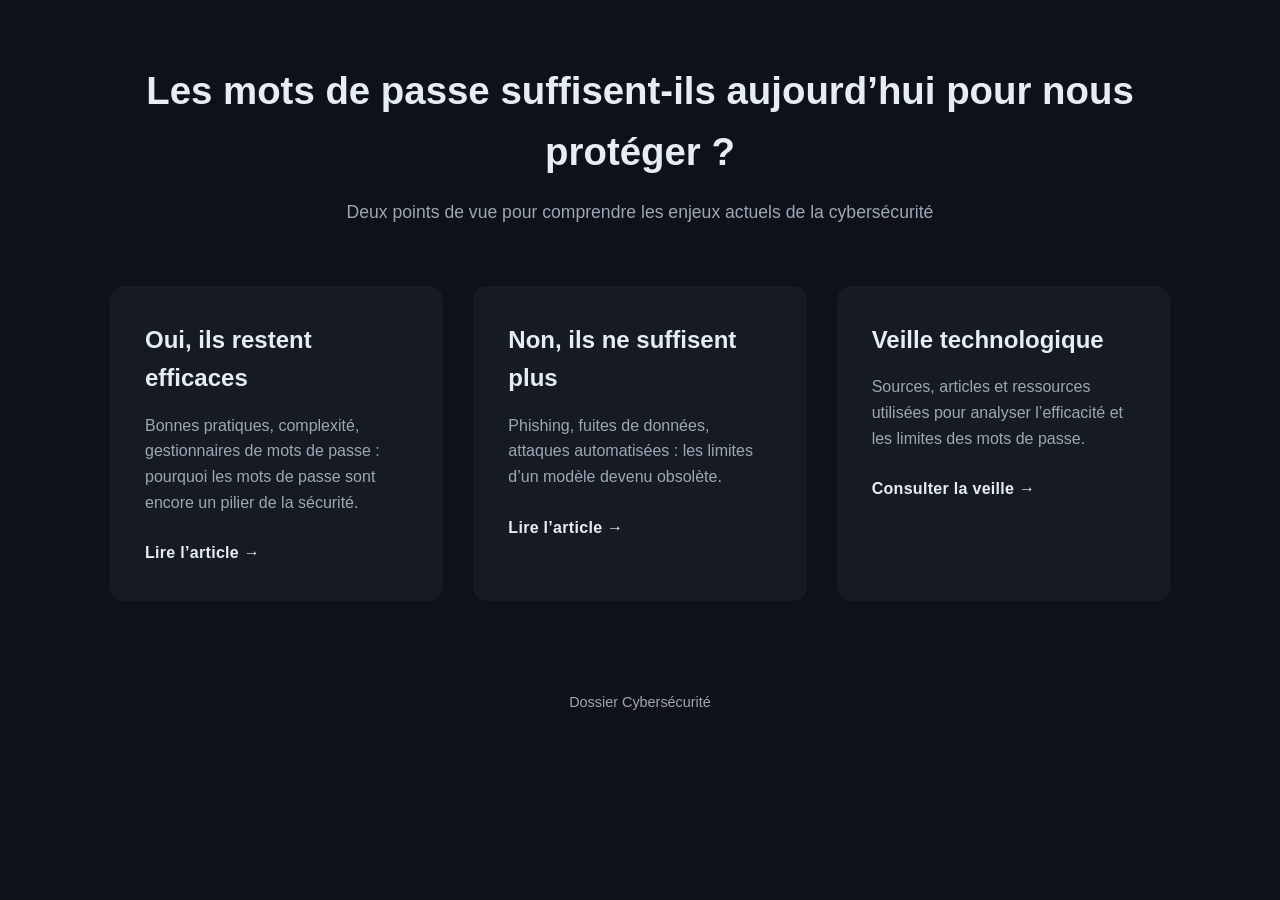
<file: index.html>
<!DOCTYPE html>
<html lang="fr">

<head>
    <meta charset="UTF-8">
    <meta name="viewport" content="width=device-width, initial-scale=1.0">
    <title>Cybersécurité – Mots de passe</title>
    <link rel="stylesheet" href="style.css">
</head>

<body>

    <main class="container">
        <header class="header">
            <h1>Les mots de passe suffisent-ils aujourd’hui pour nous protéger ?</h1>
            <p>
                Deux points de vue pour comprendre les enjeux actuels de la cybersécurité
            </p>
        </header>

        <section class="cards">
            <a href="pov-oui\point-de-vue-oui.html" class="card card-yes">
                <h2>Oui, ils restent efficaces</h2>
                <p>
                    Bonnes pratiques, complexité, gestionnaires de mots de passe :
                    pourquoi les mots de passe sont encore un pilier de la sécurité.
                </p>
                <span class="cta">Lire l’article →</span>
            </a>

            <a href="pov-non\point-de-vue-non.html" class="card card-no">
                <h2>Non, ils ne suffisent plus</h2>
                <p>
                    Phishing, fuites de données, attaques automatisées :
                    les limites d’un modèle devenu obsolète.
                </p>
                <span class="cta">Lire l’article →</span>
            </a>
            <a href="Veille techno\veille-technologique.html"
                class="card card-veille">
                <h2>Veille technologique</h2>
                <p>
                    Sources, articles et ressources utilisées pour analyser
                    l’efficacité et les limites des mots de passe.
                </p>
                <span class="cta">Consulter la veille →</span>
            </a>

        </section>
    </main>

    <footer class="footer">
        <p>Dossier Cybersécurité</p>
    </footer>

</body>

</html>
</file>
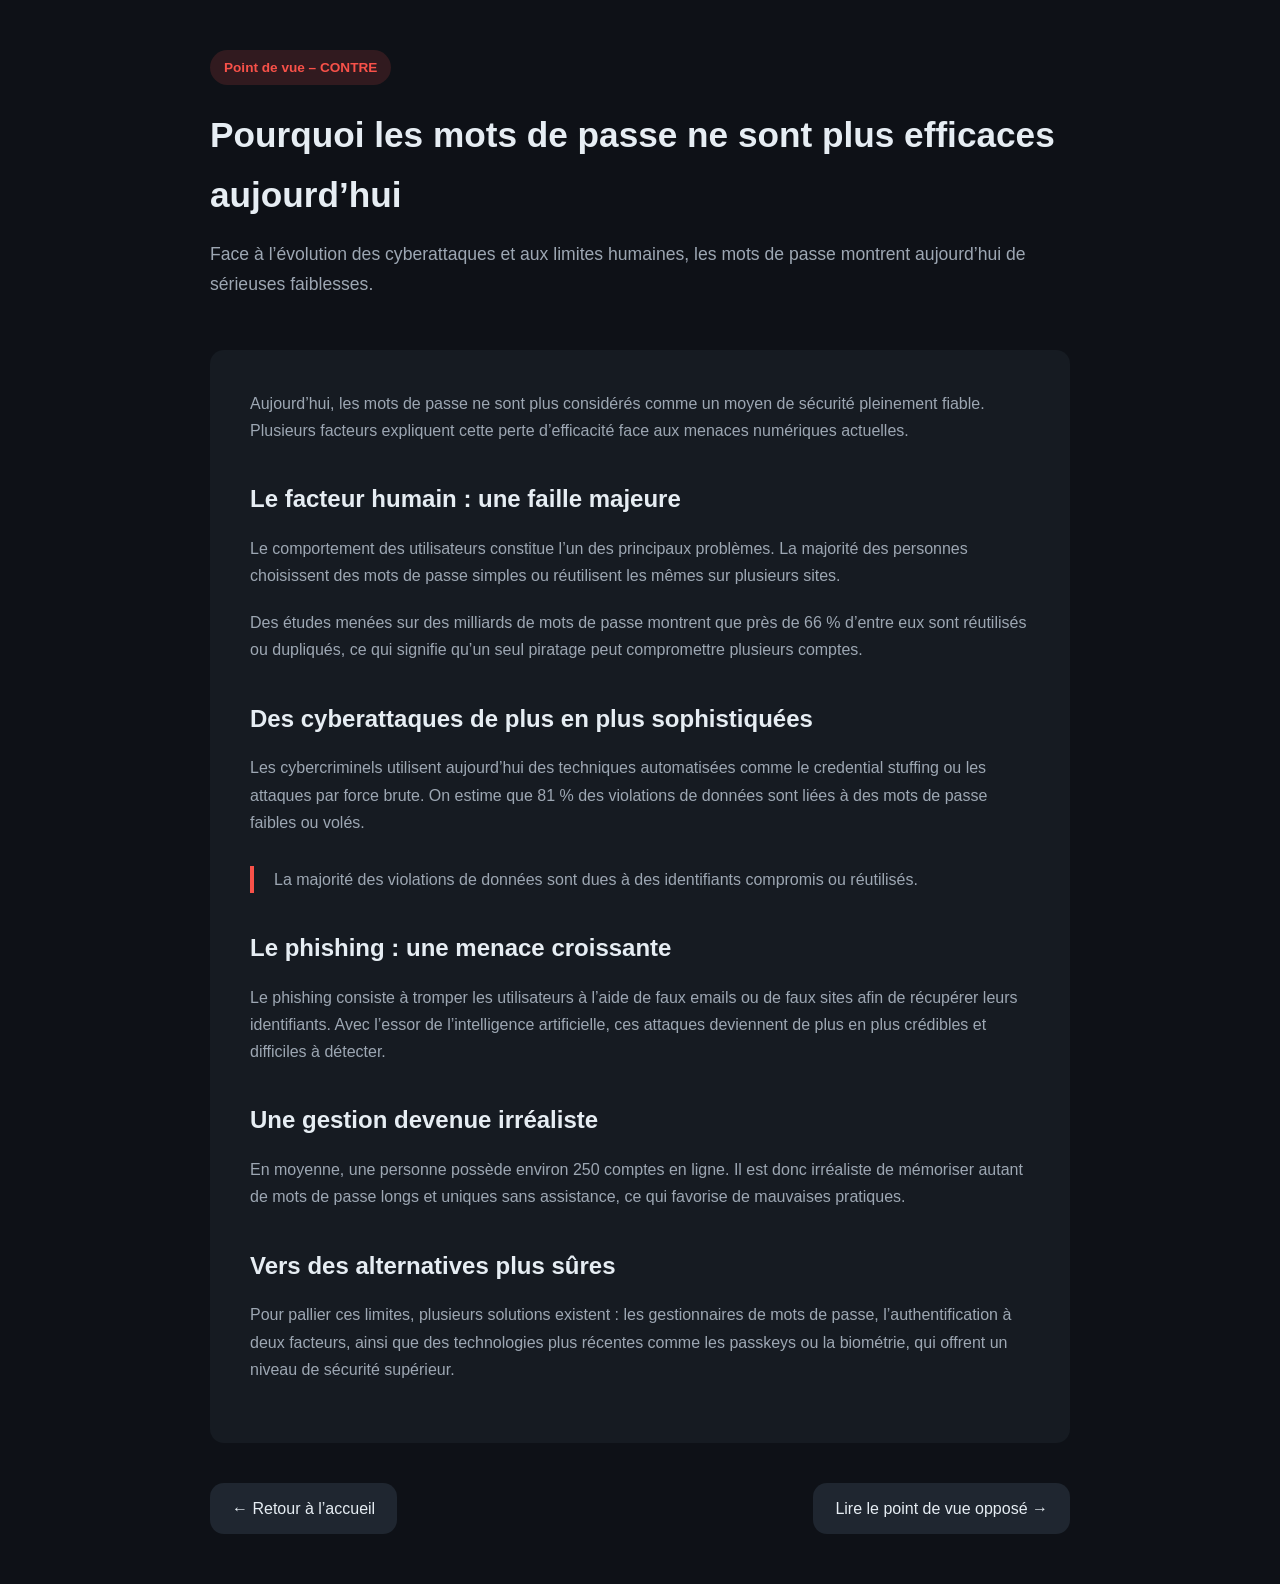
<file: pov-non/point-de-vue-non.html>
<!DOCTYPE html>
<html lang="fr">
<head>
    <meta charset="UTF-8">
    <title>Les mots de passe ne suffisent plus</title>
    <meta name="viewport" content="width=device-width, initial-scale=1.0">
    <link rel="stylesheet" href="style.css">
</head>
<body>

<div class="container">

    <header class="article-header">
        <span class="badge no">Point de vue – CONTRE</span>
        <h1>Pourquoi les mots de passe ne sont plus efficaces aujourd’hui</h1>
        <p>
            Face à l’évolution des cyberattaques et aux limites humaines,
            les mots de passe montrent aujourd’hui de sérieuses faiblesses.
        </p>
    </header>

    <article class="article">
        <p>
            Aujourd’hui, les mots de passe ne sont plus considérés comme un moyen
            de sécurité pleinement fiable. Plusieurs facteurs expliquent cette
            perte d’efficacité face aux menaces numériques actuelles.
        </p>

        <h2>Le facteur humain : une faille majeure</h2>
        <p>
            Le comportement des utilisateurs constitue l’un des principaux
            problèmes. La majorité des personnes choisissent des mots de passe
            simples ou réutilisent les mêmes sur plusieurs sites.
        </p>

        <p>
            Des études menées sur des milliards de mots de passe montrent que
            près de 66 % d’entre eux sont réutilisés ou dupliqués, ce qui signifie
            qu’un seul piratage peut compromettre plusieurs comptes.
        </p>

        <h2>Des cyberattaques de plus en plus sophistiquées</h2>
        <p>
            Les cybercriminels utilisent aujourd’hui des techniques automatisées
            comme le credential stuffing ou les attaques par force brute.
            On estime que 81 % des violations de données sont liées à des mots
            de passe faibles ou volés.
        </p>

        <div class="highlight no">
            <p>
                La majorité des violations de données sont dues à des identifiants
                compromis ou réutilisés.
            </p>
        </div>

        <h2>Le phishing : une menace croissante</h2>
        <p>
            Le phishing consiste à tromper les utilisateurs à l’aide de faux
            emails ou de faux sites afin de récupérer leurs identifiants.
            Avec l’essor de l’intelligence artificielle, ces attaques deviennent
            de plus en plus crédibles et difficiles à détecter.
        </p>

        <h2>Une gestion devenue irréaliste</h2>
        <p>
            En moyenne, une personne possède environ 250 comptes en ligne.
            Il est donc irréaliste de mémoriser autant de mots de passe longs
            et uniques sans assistance, ce qui favorise de mauvaises pratiques.
        </p>

        <h2>Vers des alternatives plus sûres</h2>
        <p>
            Pour pallier ces limites, plusieurs solutions existent : les
            gestionnaires de mots de passe, l’authentification à deux facteurs,
            ainsi que des technologies plus récentes comme les passkeys ou
            la biométrie, qui offrent un niveau de sécurité supérieur.
        </p>
    </article>

    <nav class="navigation">
        <a href="..\index.html">← Retour à l’accueil</a>
        <a href="..\pov-oui\point-de-vue-oui.html">Lire le point de vue opposé →</a>
    </nav>

</div>

</body>
</html>
</file>
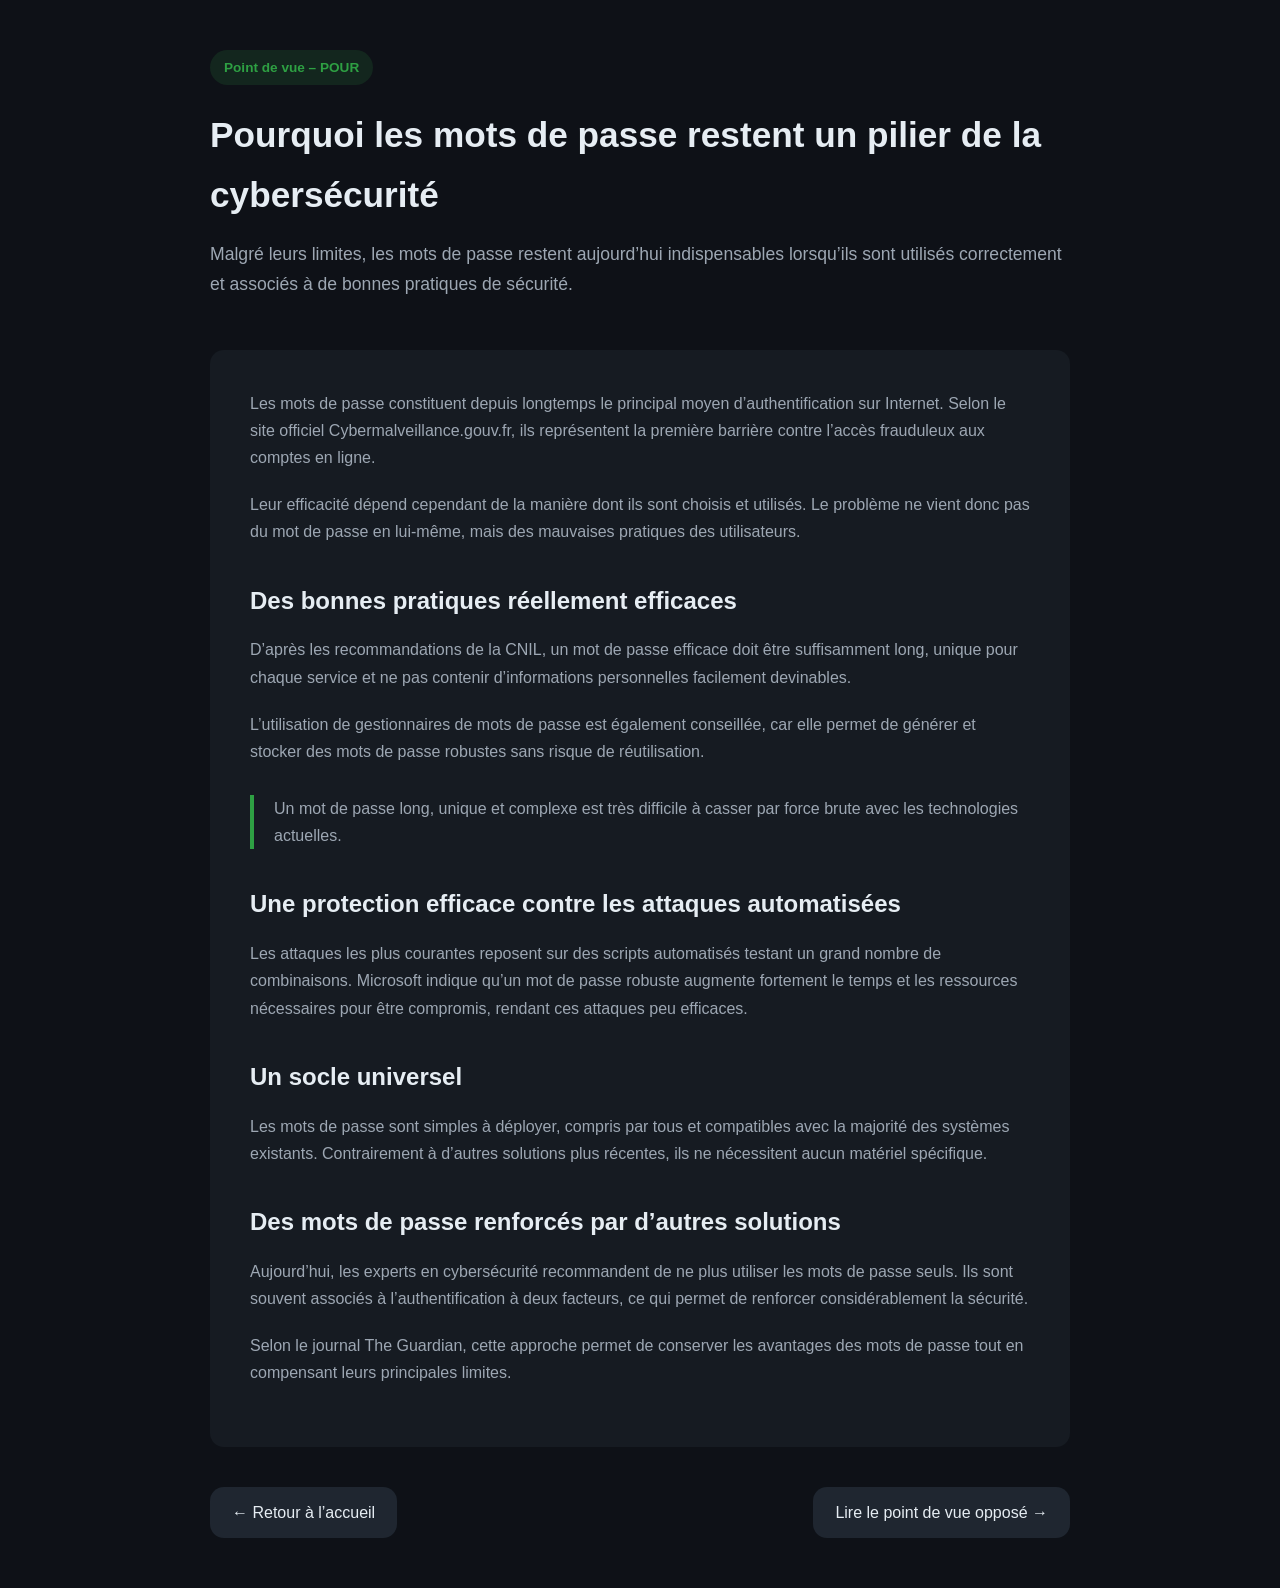
<file: pov-oui/point-de-vue-oui.html>
<!DOCTYPE html>
<html lang="fr">
<head>
    <meta charset="UTF-8">
    <title>Les mots de passe sont-ils encore efficaces ?</title>
    <meta name="viewport" content="width=device-width, initial-scale=1.0">
    <link rel="stylesheet" href="style.css">
</head>
<body>

<div class="container">

    <header class="article-header">
        <span class="badge yes">Point de vue – POUR</span>
        <h1>Pourquoi les mots de passe restent un pilier de la cybersécurité</h1>
        <p>
            Malgré leurs limites, les mots de passe restent aujourd’hui indispensables
            lorsqu’ils sont utilisés correctement et associés à de bonnes pratiques
            de sécurité.
        </p>
    </header>

    <article class="article">
        <p>
            Les mots de passe constituent depuis longtemps le principal moyen
            d’authentification sur Internet. Selon le site officiel
            Cybermalveillance.gouv.fr, ils représentent la première barrière
            contre l’accès frauduleux aux comptes en ligne.
        </p>

        <p>
            Leur efficacité dépend cependant de la manière dont ils sont choisis
            et utilisés. Le problème ne vient donc pas du mot de passe en lui-même,
            mais des mauvaises pratiques des utilisateurs.
        </p>

        <h2>Des bonnes pratiques réellement efficaces</h2>
        <p>
            D’après les recommandations de la CNIL, un mot de passe efficace doit
            être suffisamment long, unique pour chaque service et ne pas contenir
            d’informations personnelles facilement devinables.
        </p>

        <p>
            L’utilisation de gestionnaires de mots de passe est également conseillée,
            car elle permet de générer et stocker des mots de passe robustes sans
            risque de réutilisation.
        </p>

        <div class="highlight yes">
            <p>
                Un mot de passe long, unique et complexe est très difficile à casser
                par force brute avec les technologies actuelles.
            </p>
        </div>

        <h2>Une protection efficace contre les attaques automatisées</h2>
        <p>
            Les attaques les plus courantes reposent sur des scripts automatisés
            testant un grand nombre de combinaisons. Microsoft indique qu’un mot
            de passe robuste augmente fortement le temps et les ressources nécessaires
            pour être compromis, rendant ces attaques peu efficaces.
        </p>

        <h2>Un socle universel</h2>
        <p>
            Les mots de passe sont simples à déployer, compris par tous et compatibles
            avec la majorité des systèmes existants. Contrairement à d’autres solutions
            plus récentes, ils ne nécessitent aucun matériel spécifique.
        </p>

        <h2>Des mots de passe renforcés par d’autres solutions</h2>
        <p>
            Aujourd’hui, les experts en cybersécurité recommandent de ne plus utiliser
            les mots de passe seuls. Ils sont souvent associés à l’authentification
            à deux facteurs, ce qui permet de renforcer considérablement la sécurité.
        </p>

        <p>
            Selon le journal The Guardian, cette approche permet de conserver les
            avantages des mots de passe tout en compensant leurs principales limites.
        </p>
    </article>

    <nav class="navigation">
        <a href="..\index.html">← Retour à l’accueil</a>
        <a href="..\pov-non\point-de-vue-non.html">Lire le point de vue opposé →</a>
    </nav>

</div>

</body>
</html>
</file>
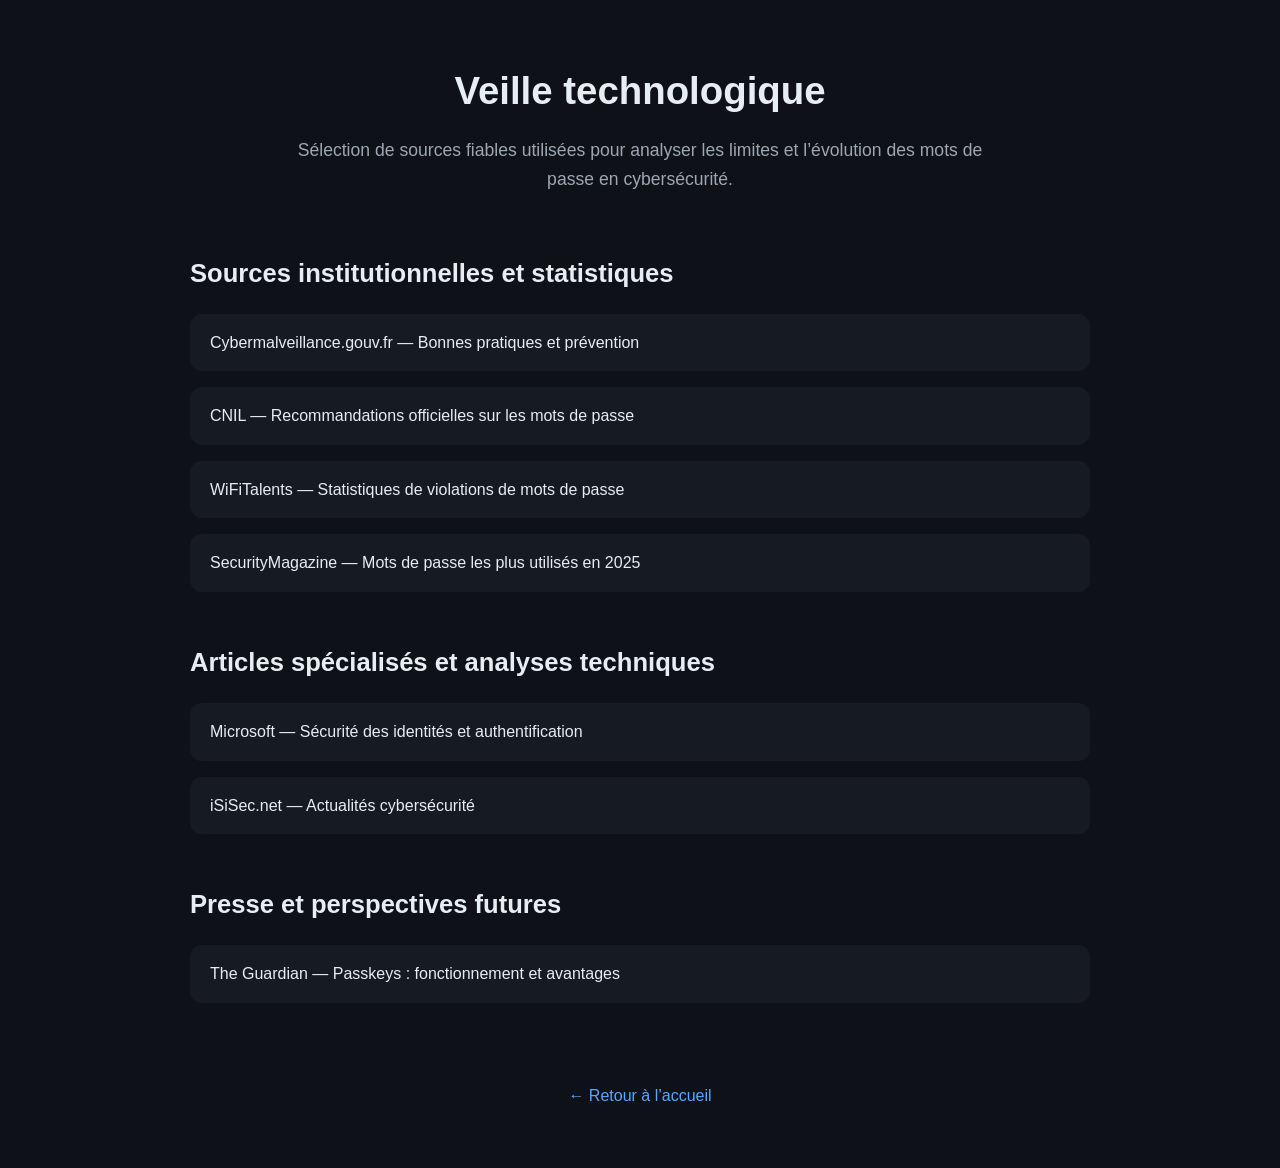
<file: Veille techno/veille-technologique.html>
<!DOCTYPE html>
<html lang="fr">
<head>
    <meta charset="UTF-8">
    <title>Veille technologique — Cybersécurité</title>
    <meta name="viewport" content="width=device-width, initial-scale=1.0">
    <link rel="stylesheet" href="style.css">
</head>
<body>

<div class="container">

    <header class="article-header">
        <h1>Veille technologique</h1>
        <p>
            Sélection de sources fiables utilisées pour analyser
            les limites et l’évolution des mots de passe en cybersécurité.
        </p>
    </header>

    <article class="article">

        <h2>Sources institutionnelles et statistiques</h2>
        <ul class="veille-list">
            <li>
                <a href="https://www.cybermalveillance.gouv.fr" target="_blank">
                    Cybermalveillance.gouv.fr — Bonnes pratiques et prévention
                </a>
            </li>
            <li>
                <a href="https://www.cnil.fr/fr/authentification-par-mot-de-passe-les-mesures-de-securite-elementaires" target="_blank">
                    CNIL — Recommandations officielles sur les mots de passe
                </a>
            </li>
            <li>
                <a href="https://wifitalents.com/password-breach-statistics/" target="_blank">
                    WiFiTalents — Statistiques de violations de mots de passe
                </a>
            </li>
            <li>
                <a href="https://www.securitymagazine.com/articles/101593-2025s-most-commonly-used-passwords-reveal-insecure-password-practices" target="_blank">
                    SecurityMagazine — Mots de passe les plus utilisés en 2025
                </a>
            </li>
        </ul>

        <h2>Articles spécialisés et analyses techniques</h2>
        <ul class="veille-list">
            <li>
                <a href="https://www.microsoft.com/fr-fr/security" target="_blank">
                    Microsoft — Sécurité des identités et authentification
                </a>
            </li>
            <li>
                <a href="https://isisec.net/technologie/actualites-cyber/" target="_blank">
                    iSiSec.net — Actualités cybersécurité
                </a>
            </li>
        </ul>

        <h2>Presse et perspectives futures</h2>
        <ul class="veille-list">
            <li>
                <a href="https://www.theguardian.com/technology/2026/apr/24/what-is-a-passkey-how-does-it-work-and-why-is-it-better-than-a-password" target="_blank">
                    The Guardian — Passkeys : fonctionnement et avantages
                </a>
            </li>
        </ul>

    </article>

    <nav class="navigation">
        <a href="..\index.html">
            ← Retour à l’accueil
        </a>
    </nav>

</div>

</body>
</html>
</file>
<file: style.css>
/* RESET SIMPLE */
* {
    margin: 0;
    padding: 0;
    box-sizing: border-box;
}

/* VARIABLES (facile à adapter plus tard) */
:root {
    --bg-color: #0e1117;
    --card-color: #161b22;
    --text-color: #e6edf3;
    --muted-text: #9da7b3;
    --accent-yes: #2ea043;
    --accent-no: #f85149;
    --border-radius: 14px;
    --transition: 0.3s ease;
}

/* BASE */
body {
    font-family: "Segoe UI", Roboto, Arial, sans-serif;
    background-color: var(--bg-color);
    color: var(--text-color);
    line-height: 1.6;
}

/* LAYOUT */
.container {
    max-width: 1100px;
    margin: 0 auto;
    padding: 60px 20px;
}

.header {
    text-align: center;
    margin-bottom: 60px;
}

.header h1 {
    font-size: 2.4rem;
    margin-bottom: 15px;
}

.header p {
    color: var(--muted-text);
    font-size: 1.1rem;
}

/* CARTES */
.cards {
    display: grid;
    grid-template-columns: repeat(auto-fit, minmax(280px, 1fr));
    gap: 30px;
}

.card {
    background-color: var(--card-color);
    padding: 35px;
    border-radius: var(--border-radius);
    text-decoration: none;
    color: inherit;
    position: relative;
    overflow: hidden;
    transition: transform var(--transition), box-shadow var(--transition);
}

.card::before {
    content: "";
    position: absolute;
    inset: 0;
    opacity: 0;
    transition: opacity var(--transition);
}

.card-yes::before {
    background: linear-gradient(120deg, transparent, rgba(46, 160, 67, 0.15));
}

.card-no::before {
    background: linear-gradient(120deg, transparent, rgba(248, 81, 73, 0.15));
}

.card h2 {
    font-size: 1.5rem;
    margin-bottom: 15px;
}

.card p {
    color: var(--muted-text);
    margin-bottom: 25px;
}

.card .cta {
    font-weight: 600;
    letter-spacing: 0.3px;
}

/* HOVER */
.card:hover {
    transform: translateY(-8px);
    box-shadow: 0 20px 40px rgba(0, 0, 0, 0.35);
}

.card:hover::before {
    opacity: 1;
}

.card-yes:hover h2 {
    color: var(--accent-yes);
}

.card-no:hover h2 {
    color: var(--accent-no);
}

/* FOOTER */
.footer {
    text-align: center;
    padding: 30px;
    color: var(--muted-text);
    font-size: 0.9rem;
}
.card-veille::before {
    background: linear-gradient(120deg, transparent, rgba(88, 166, 255, 0.15));
}

.card-veille:hover h2 {
    color: #58a6ff;
}
</file>
<file: pov-non/style.css>
/* RESET */
* {
    margin: 0;
    padding: 0;
    box-sizing: border-box;
}

:root {
    --bg: #0e1117;
    --surface: #161b22;
    --text: #e6edf3;
    --muted: #9da7b3;
    --yes: #2ea043;
    --no: #f85149;
    --radius: 14px;
    --transition: 0.3s ease;
}

/* BASE */
body {
    font-family: "Segoe UI", Roboto, Arial, sans-serif;
    background-color: var(--bg);
    color: var(--text);
    line-height: 1.7;
}

.container {
    max-width: 900px;
    margin: auto;
    padding: 50px 20px;
}

/* HEADER */
.article-header {
    margin-bottom: 50px;
}

.badge {
    display: inline-block;
    padding: 6px 14px;
    border-radius: 999px;
    font-size: 0.85rem;
    font-weight: 600;
    margin-bottom: 20px;
}

.badge.yes {
    background-color: rgba(46, 160, 67, 0.15);
    color: var(--yes);
}

.badge.no {
    background-color: rgba(248, 81, 73, 0.15);
    color: var(--no);
}

.article-header h1 {
    font-size: 2.2rem;
    margin-bottom: 15px;
}

.article-header p {
    color: var(--muted);
    font-size: 1.1rem;
}

/* ARTICLE */
.article {
    background-color: var(--surface);
    padding: 40px;
    border-radius: var(--radius);
    animation: fadeIn 0.6s ease;
}

.article h2 {
    margin-top: 35px;
    margin-bottom: 15px;
    font-size: 1.5rem;
}

.article p {
    margin-bottom: 20px;
    color: var(--muted);
}

/* HIGHLIGHT */
.highlight {
    border-left: 4px solid;
    padding-left: 20px;
    margin: 30px 0;
}

.highlight.yes {
    border-color: var(--yes);
}

.highlight.no {
    border-color: var(--no);
}

/* NAV */
.navigation {
    margin-top: 40px;
    display: flex;
    justify-content: space-between;
    flex-wrap: wrap;
    gap: 15px;
}

.navigation a {
    text-decoration: none;
    color: var(--text);
    padding: 12px 22px;
    border-radius: var(--radius);
    background-color: #1f2630;
    transition: background-color var(--transition), transform var(--transition);
}

.navigation a:hover {
    background-color: #2a3441;
    transform: translateY(-3px);
}

/* ANIMATION */
@keyframes fadeIn {
    from {
        opacity: 0;
        transform: translateY(10px);
    }
    to {
        opacity: 1;
        transform: translateY(0);
    }
}
</file>
<file: pov-oui/style.css>
/* RESET */
* {
    margin: 0;
    padding: 0;
    box-sizing: border-box;
}

:root {
    --bg: #0e1117;
    --surface: #161b22;
    --text: #e6edf3;
    --muted: #9da7b3;
    --yes: #2ea043;
    --no: #f85149;
    --radius: 14px;
    --transition: 0.3s ease;
}

/* BASE */
body {
    font-family: "Segoe UI", Roboto, Arial, sans-serif;
    background-color: var(--bg);
    color: var(--text);
    line-height: 1.7;
}

.container {
    max-width: 900px;
    margin: auto;
    padding: 50px 20px;
}

/* HEADER */
.article-header {
    margin-bottom: 50px;
}

.badge {
    display: inline-block;
    padding: 6px 14px;
    border-radius: 999px;
    font-size: 0.85rem;
    font-weight: 600;
    margin-bottom: 20px;
}

.badge.yes {
    background-color: rgba(46, 160, 67, 0.15);
    color: var(--yes);
}

.badge.no {
    background-color: rgba(248, 81, 73, 0.15);
    color: var(--no);
}

.article-header h1 {
    font-size: 2.2rem;
    margin-bottom: 15px;
}

.article-header p {
    color: var(--muted);
    font-size: 1.1rem;
}

/* ARTICLE */
.article {
    background-color: var(--surface);
    padding: 40px;
    border-radius: var(--radius);
    animation: fadeIn 0.6s ease;
}

.article h2 {
    margin-top: 35px;
    margin-bottom: 15px;
    font-size: 1.5rem;
}

.article p {
    margin-bottom: 20px;
    color: var(--muted);
}

/* HIGHLIGHT */
.highlight {
    border-left: 4px solid;
    padding-left: 20px;
    margin: 30px 0;
}

.highlight.yes {
    border-color: var(--yes);
}

.highlight.no {
    border-color: var(--no);
}

/* NAV */
.navigation {
    margin-top: 40px;
    display: flex;
    justify-content: space-between;
    flex-wrap: wrap;
    gap: 15px;
}

.navigation a {
    text-decoration: none;
    color: var(--text);
    padding: 12px 22px;
    border-radius: var(--radius);
    background-color: #1f2630;
    transition: background-color var(--transition), transform var(--transition);
}

.navigation a:hover {
    background-color: #2a3441;
    transform: translateY(-3px);
}

/* ANIMATION */
@keyframes fadeIn {
    from {
        opacity: 0;
        transform: translateY(10px);
    }
    to {
        opacity: 1;
        transform: translateY(0);
    }
}
</file>
<file: Veille techno/style.css>
/* RESET */
* {
    margin: 0;
    padding: 0;
    box-sizing: border-box;
}

/* VARIABLES */
:root {
    --bg-color: #0e1117;
    --card-color: #161b22;
    --text-color: #e6edf3;
    --muted-text: #9da7b3;
    --accent: #58a6ff;
    --border-radius: 14px;
    --transition: 0.3s ease;
}

/* BASE */
body {
    font-family: "Segoe UI", Roboto, Arial, sans-serif;
    background-color: var(--bg-color);
    color: var(--text-color);
    line-height: 1.6;
}

/* CONTAINER */
.container {
    max-width: 1100px;
    margin: 0 auto;
    padding: 60px 20px;
}

/* HEADER */
.article-header {
    text-align: center;
    margin-bottom: 60px;
}

.article-header h1 {
    font-size: 2.4rem;
    margin-bottom: 15px;
}

.article-header p {
    color: var(--muted-text);
    font-size: 1.1rem;
    max-width: 700px;
    margin: 0 auto;
}

/* ARTICLE */
.article {
    max-width: 900px;
    margin: 0 auto;
}

.article h2 {
    font-size: 1.6rem;
    margin: 50px 0 20px;
}

.article p {
    color: var(--muted-text);
    margin-bottom: 20px;
}

/* LISTE VEILLE */
.veille-list {
    list-style: none;
    display: flex;
    flex-direction: column;
    gap: 16px;
    margin-bottom: 30px;
}

.veille-list a {
    text-decoration: none;
    color: var(--text-color);
    background-color: var(--card-color);
    padding: 16px 20px;
    border-radius: 12px;
    transition: transform var(--transition), background-color var(--transition);
    display: block;
}

.veille-list a:hover {
    background-color: rgba(255, 255, 255, 0.08);
    transform: translateX(8px);
}

/* NAVIGATION */
.navigation {
    margin-top: 80px;
    text-align: center;
}

.navigation a {
    color: var(--accent);
    text-decoration: none;
    font-weight: 500;
}

.navigation a:hover {
    text-decoration: underline;
}
</file>
